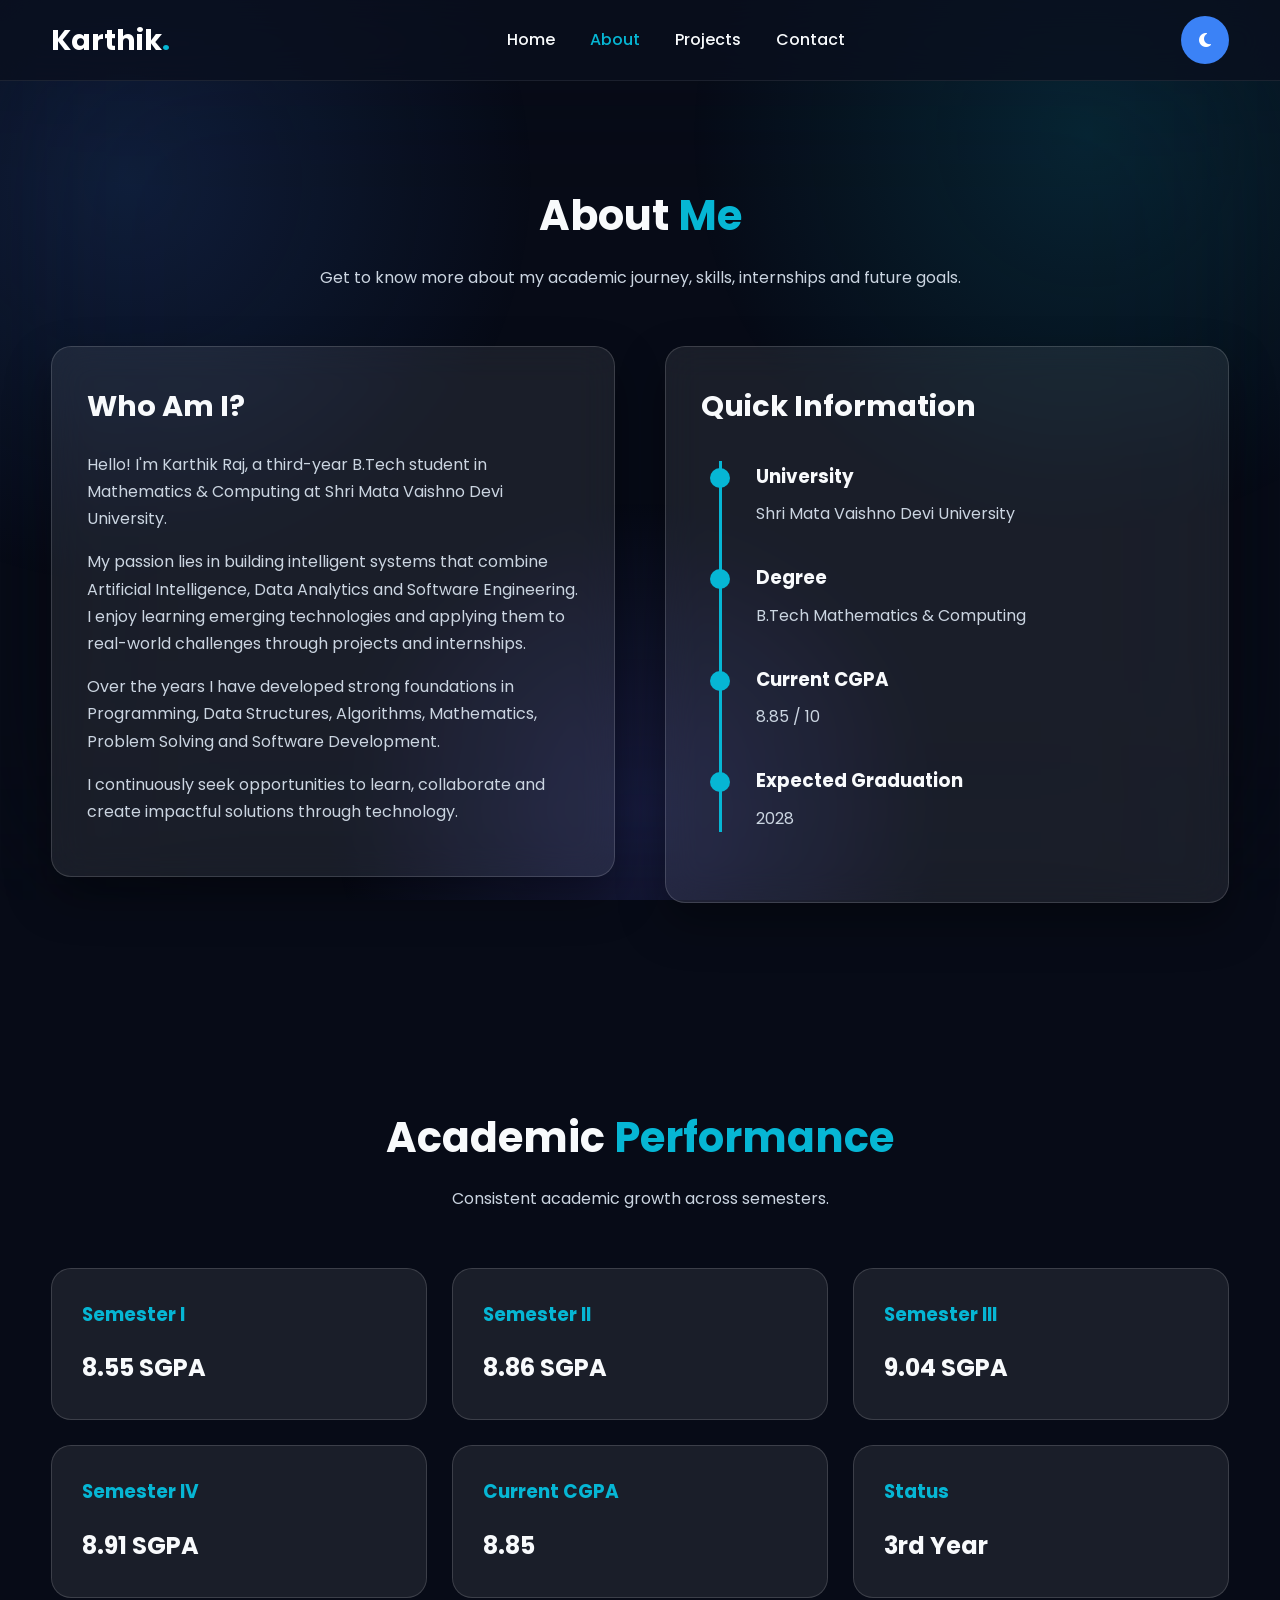
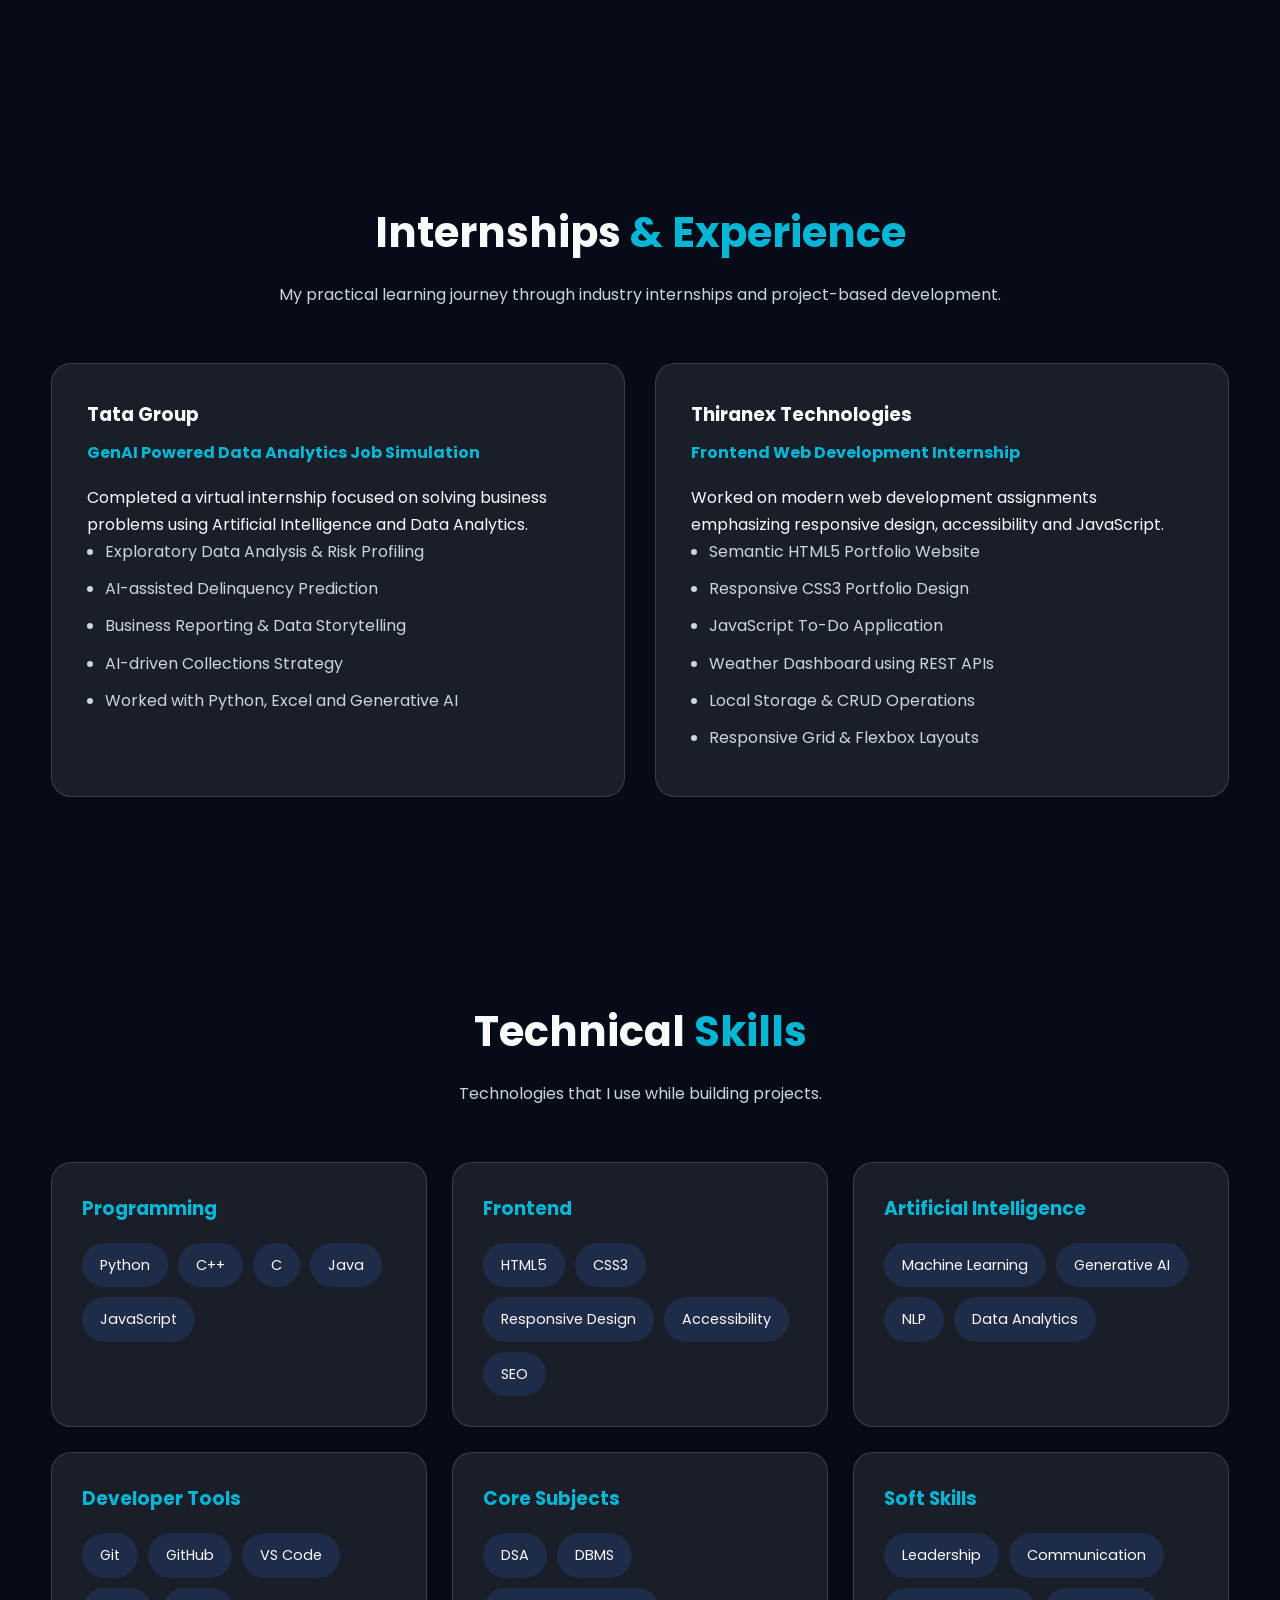
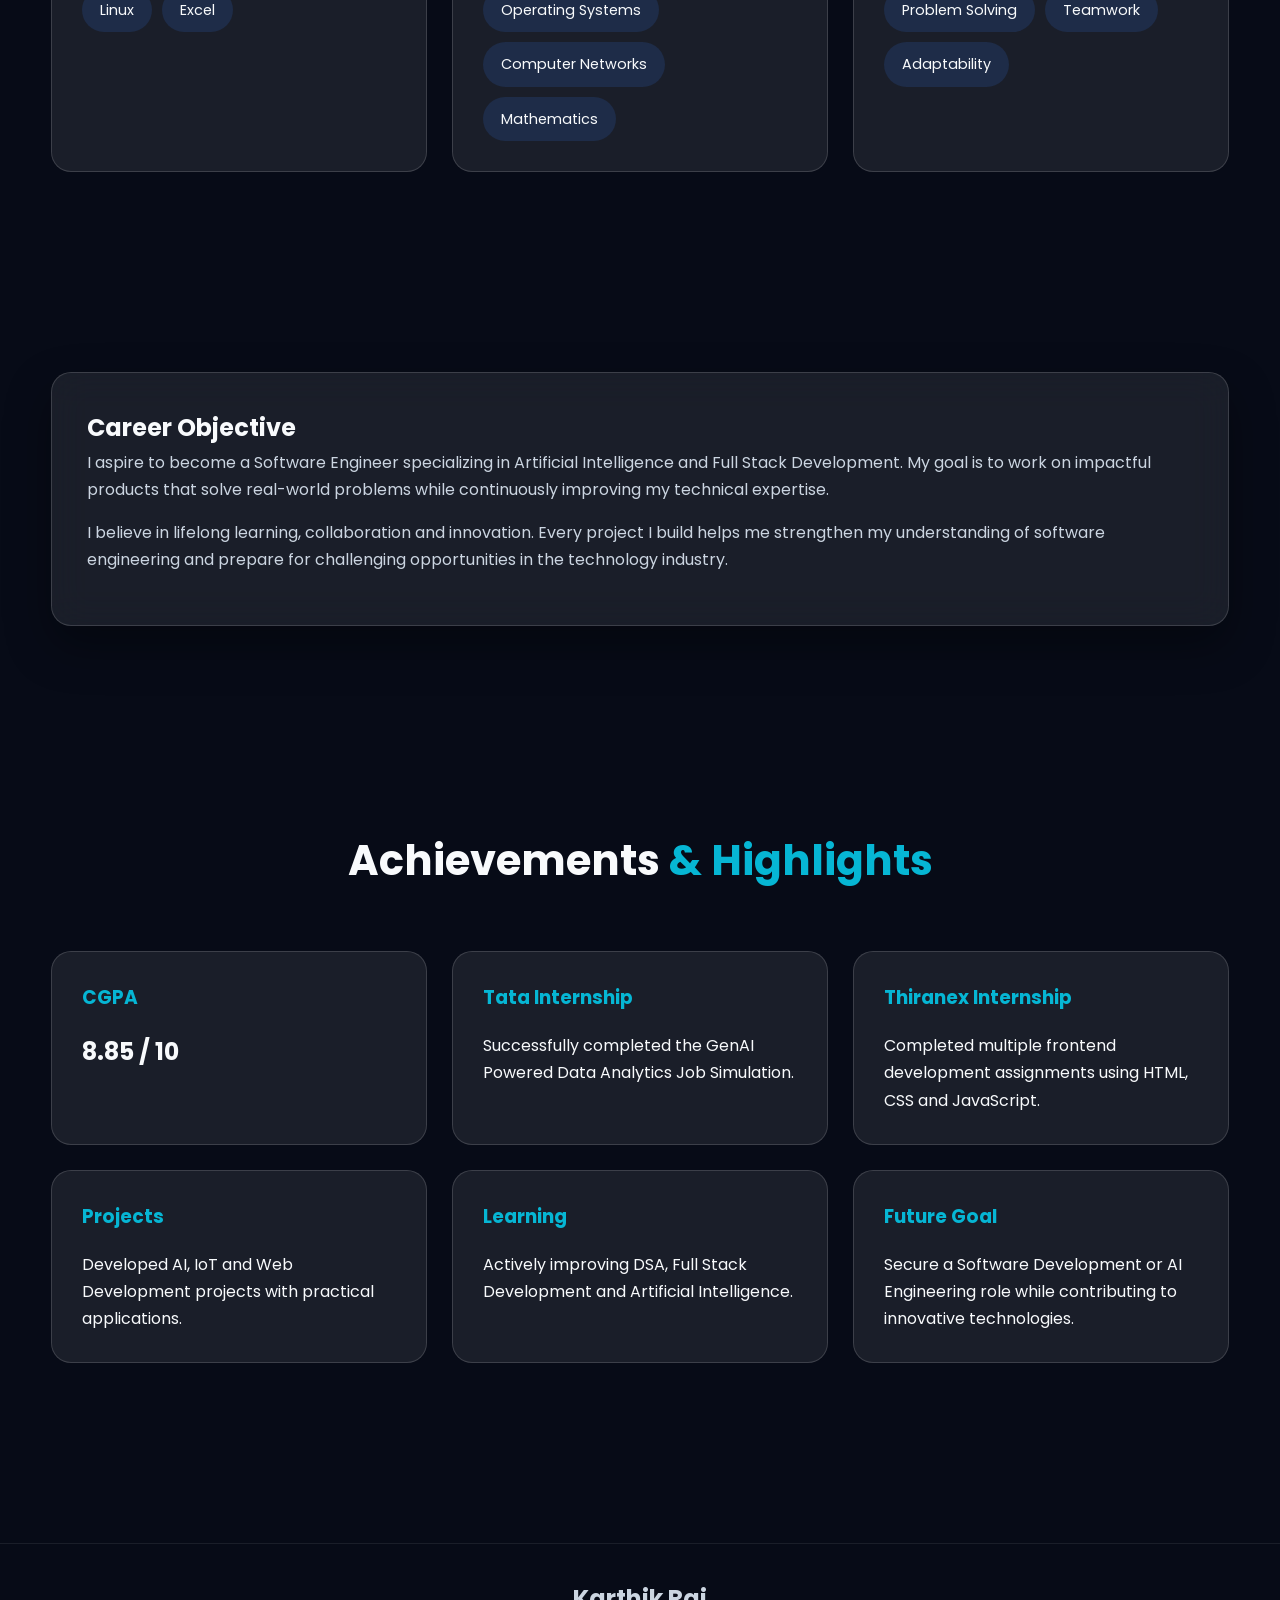
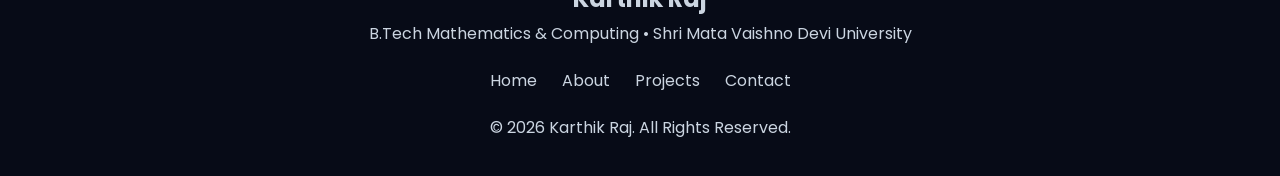
<file: about.html>
<!DOCTYPE html>
<html lang="en">

<head>

<meta charset="UTF-8">

<meta name="viewport" content="width=device-width, initial-scale=1.0">

<meta name="description"
content="About Karthik Raj - B.Tech Mathematics & Computing Student, AI Enthusiast, Software Developer and Data Analytics Learner.">

<meta name="keywords"
content="Karthik Raj, About, SMVDU, Mathematics and Computing, AI, Software Development">

<meta name="author" content="Karthik Raj">

<title>About | Karthik Raj</title>

<link rel="stylesheet" href="css/style.css">

<link rel="stylesheet"
href="https://cdnjs.cloudflare.com/ajax/libs/font-awesome/6.7.2/css/all.min.css">

</head>

<body>

<header>

<div class="container">

<nav aria-label="Primary Navigation">

<a href="index.html" class="logo">

Karthik<span>.</span>

</a>

<ul class="nav-links">

<li><a href="index.html">Home</a></li>

<li><a href="about.html" class="active">About</a></li>

<li><a href="projects.html">Projects</a></li>

<li><a href="contact.html">Contact</a></li>

</ul>

<button class="theme-btn" id="theme-toggle">

<i class="fa-solid fa-moon"></i>

</button>

</nav>

</div>

</header>

<main>

<section class="section">

<div class="container">

<div class="section-title">

<h2>About <span class="highlight">Me</span></h2>

<p>

Get to know more about my academic journey,
skills, internships and future goals.

</p>

</div>

<div class="about-grid">

<div class="about-card">

<h3>Who Am I?</h3>

<p>

Hello! I'm Karthik Raj, a third-year B.Tech student in
Mathematics & Computing at Shri Mata Vaishno Devi University.

</p>

<p>

My passion lies in building intelligent systems that combine
Artificial Intelligence, Data Analytics and Software Engineering.
I enjoy learning emerging technologies and applying them to
real-world challenges through projects and internships.

</p>

<p>

Over the years I have developed strong foundations in
Programming, Data Structures, Algorithms, Mathematics,
Problem Solving and Software Development.

</p>

<p>

I continuously seek opportunities to learn, collaborate
and create impactful solutions through technology.

</p>

</div>

<div class="about-card">

<h3>Quick Information</h3>

<div class="education-timeline">

<div class="timeline-item">

<h4>University</h4>

<p>

Shri Mata Vaishno Devi University

</p>

</div>

<div class="timeline-item">

<h4>Degree</h4>

<p>

B.Tech Mathematics & Computing

</p>

</div>

<div class="timeline-item">

<h4>Current CGPA</h4>

<p>

8.85 / 10

</p>

</div>

<div class="timeline-item">

<h4>Expected Graduation</h4>

<p>

2028

</p>

</div>

</div>

</div>

</div>

</div>

</section>

<section class="section">

<div class="container">

<div class="section-title">

<h2>Academic <span class="highlight">Performance</span></h2>

<p>

Consistent academic growth across semesters.

</p>

</div>

<div class="skills-grid">

<div class="skill-card">

<h3>Semester I</h3>

<h2>8.55 SGPA</h2>

</div>

<div class="skill-card">

<h3>Semester II</h3>

<h2>8.86 SGPA</h2>

</div>

<div class="skill-card">

<h3>Semester III</h3>

<h2>9.04 SGPA</h2>

</div>

<div class="skill-card">

<h3>Semester IV</h3>

<h2>8.91 SGPA</h2>

</div>

<div class="skill-card">

<h3>Current CGPA</h3>

<h2>8.85</h2>

</div>

<div class="skill-card">

<h3>Status</h3>

<h2>3rd Year</h2>

</div>

</div>

</div>

</section>
<section class="section">

<div class="container">

<div class="section-title">

<h2>Internships <span class="highlight">& Experience</span></h2>

<p>

My practical learning journey through industry internships and project-based development.

</p>

</div>

<div class="experience-grid">

<div class="exp-card">

<h3>Tata Group</h3>

<h4>GenAI Powered Data Analytics Job Simulation</h4>

<p>

Completed a virtual internship focused on solving business problems using
Artificial Intelligence and Data Analytics.

</p>

<ul>

<li>Exploratory Data Analysis & Risk Profiling</li>

<li>AI-assisted Delinquency Prediction</li>

<li>Business Reporting & Data Storytelling</li>

<li>AI-driven Collections Strategy</li>

<li>Worked with Python, Excel and Generative AI</li>

</ul>

</div>

<div class="exp-card">

<h3>Thiranex Technologies</h3>

<h4>Frontend Web Development Internship</h4>

<p>

Worked on modern web development assignments emphasizing responsive
design, accessibility and JavaScript.

</p>

<ul>

<li>Semantic HTML5 Portfolio Website</li>

<li>Responsive CSS3 Portfolio Design</li>

<li>JavaScript To-Do Application</li>

<li>Weather Dashboard using REST APIs</li>

<li>Local Storage & CRUD Operations</li>

<li>Responsive Grid & Flexbox Layouts</li>

</ul>

</div>

</div>

</div>

</section>

<section class="section">

<div class="container">

<div class="section-title">

<h2>Technical <span class="highlight">Skills</span></h2>

<p>

Technologies that I use while building projects.

</p>

</div>

<div class="skills-grid">

<div class="skill-card">

<h3>Programming</h3>

<div class="skill-list">

<span>Python</span>

<span>C++</span>

<span>C</span>

<span>Java</span>

<span>JavaScript</span>

</div>

</div>

<div class="skill-card">

<h3>Frontend</h3>

<div class="skill-list">

<span>HTML5</span>

<span>CSS3</span>

<span>Responsive Design</span>

<span>Accessibility</span>

<span>SEO</span>

</div>

</div>

<div class="skill-card">

<h3>Artificial Intelligence</h3>

<div class="skill-list">

<span>Machine Learning</span>

<span>Generative AI</span>

<span>NLP</span>

<span>Data Analytics</span>

</div>

</div>

<div class="skill-card">

<h3>Developer Tools</h3>

<div class="skill-list">

<span>Git</span>

<span>GitHub</span>

<span>VS Code</span>

<span>Linux</span>

<span>Excel</span>

</div>

</div>

<div class="skill-card">

<h3>Core Subjects</h3>

<div class="skill-list">

<span>DSA</span>

<span>DBMS</span>

<span>Operating Systems</span>

<span>Computer Networks</span>

<span>Mathematics</span>

</div>

</div>

<div class="skill-card">

<h3>Soft Skills</h3>

<div class="skill-list">

<span>Leadership</span>

<span>Communication</span>

<span>Problem Solving</span>

<span>Teamwork</span>

<span>Adaptability</span>

</div>

</div>

</div>

</div>

</section>

<section class="section">

<div class="container">

<div class="about-card">

<h2>Career Objective</h2>

<p>

I aspire to become a Software Engineer specializing in Artificial Intelligence
and Full Stack Development. My goal is to work on impactful products that
solve real-world problems while continuously improving my technical expertise.

</p>

<p>

I believe in lifelong learning, collaboration and innovation. Every project
I build helps me strengthen my understanding of software engineering and
prepare for challenging opportunities in the technology industry.

</p>

</div>

</div>

</section>

<section class="section">

<div class="container">

<div class="section-title">

<h2>Achievements <span class="highlight">& Highlights</span></h2>

</div>

<div class="skills-grid">

<div class="skill-card">

<h3>CGPA</h3>

<h2>8.85 / 10</h2>

</div>

<div class="skill-card">

<h3>Tata Internship</h3>

<p>

Successfully completed the GenAI Powered Data Analytics Job Simulation.

</p>

</div>

<div class="skill-card">

<h3>Thiranex Internship</h3>

<p>

Completed multiple frontend development assignments using HTML, CSS and JavaScript.

</p>

</div>

<div class="skill-card">

<h3>Projects</h3>

<p>

Developed AI, IoT and Web Development projects with practical applications.

</p>

</div>

<div class="skill-card">

<h3>Learning</h3>

<p>

Actively improving DSA, Full Stack Development and Artificial Intelligence.

</p>

</div>

<div class="skill-card">

<h3>Future Goal</h3>

<p>

Secure a Software Development or AI Engineering role while contributing to innovative technologies.

</p>

</div>

</div>

</div>

</section>

</main>

<footer class="footer">

<div class="container">

<h2>Karthik Raj</h2>

<p>

B.Tech Mathematics & Computing • Shri Mata Vaishno Devi University

</p>

<div class="footer-links">

<a href="index.html">Home</a>

<a href="about.html">About</a>

<a href="projects.html">Projects</a>

<a href="contact.html">Contact</a>

</div>

<p>

© 2026 Karthik Raj. All Rights Reserved.

</p>

</div>

</footer>

<script src="js/script.js"></script>

</body>

</html>
</file>
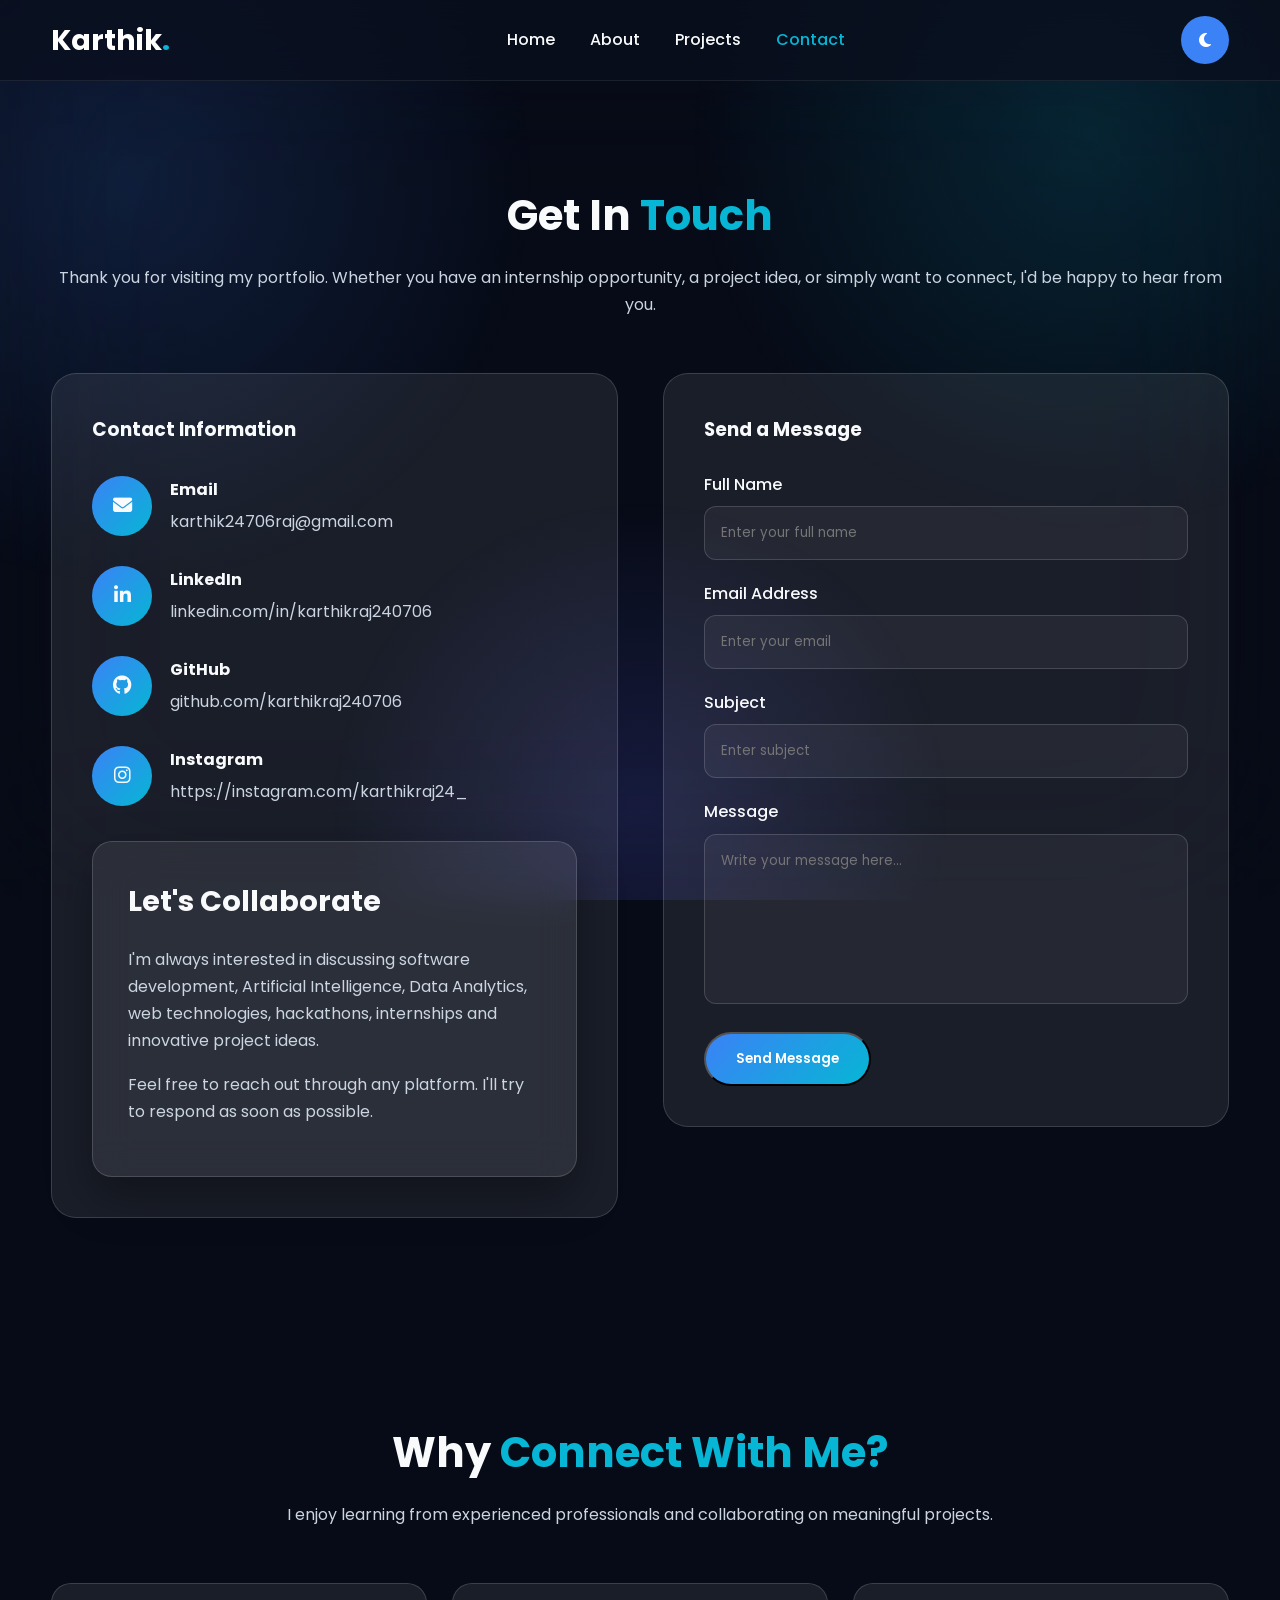
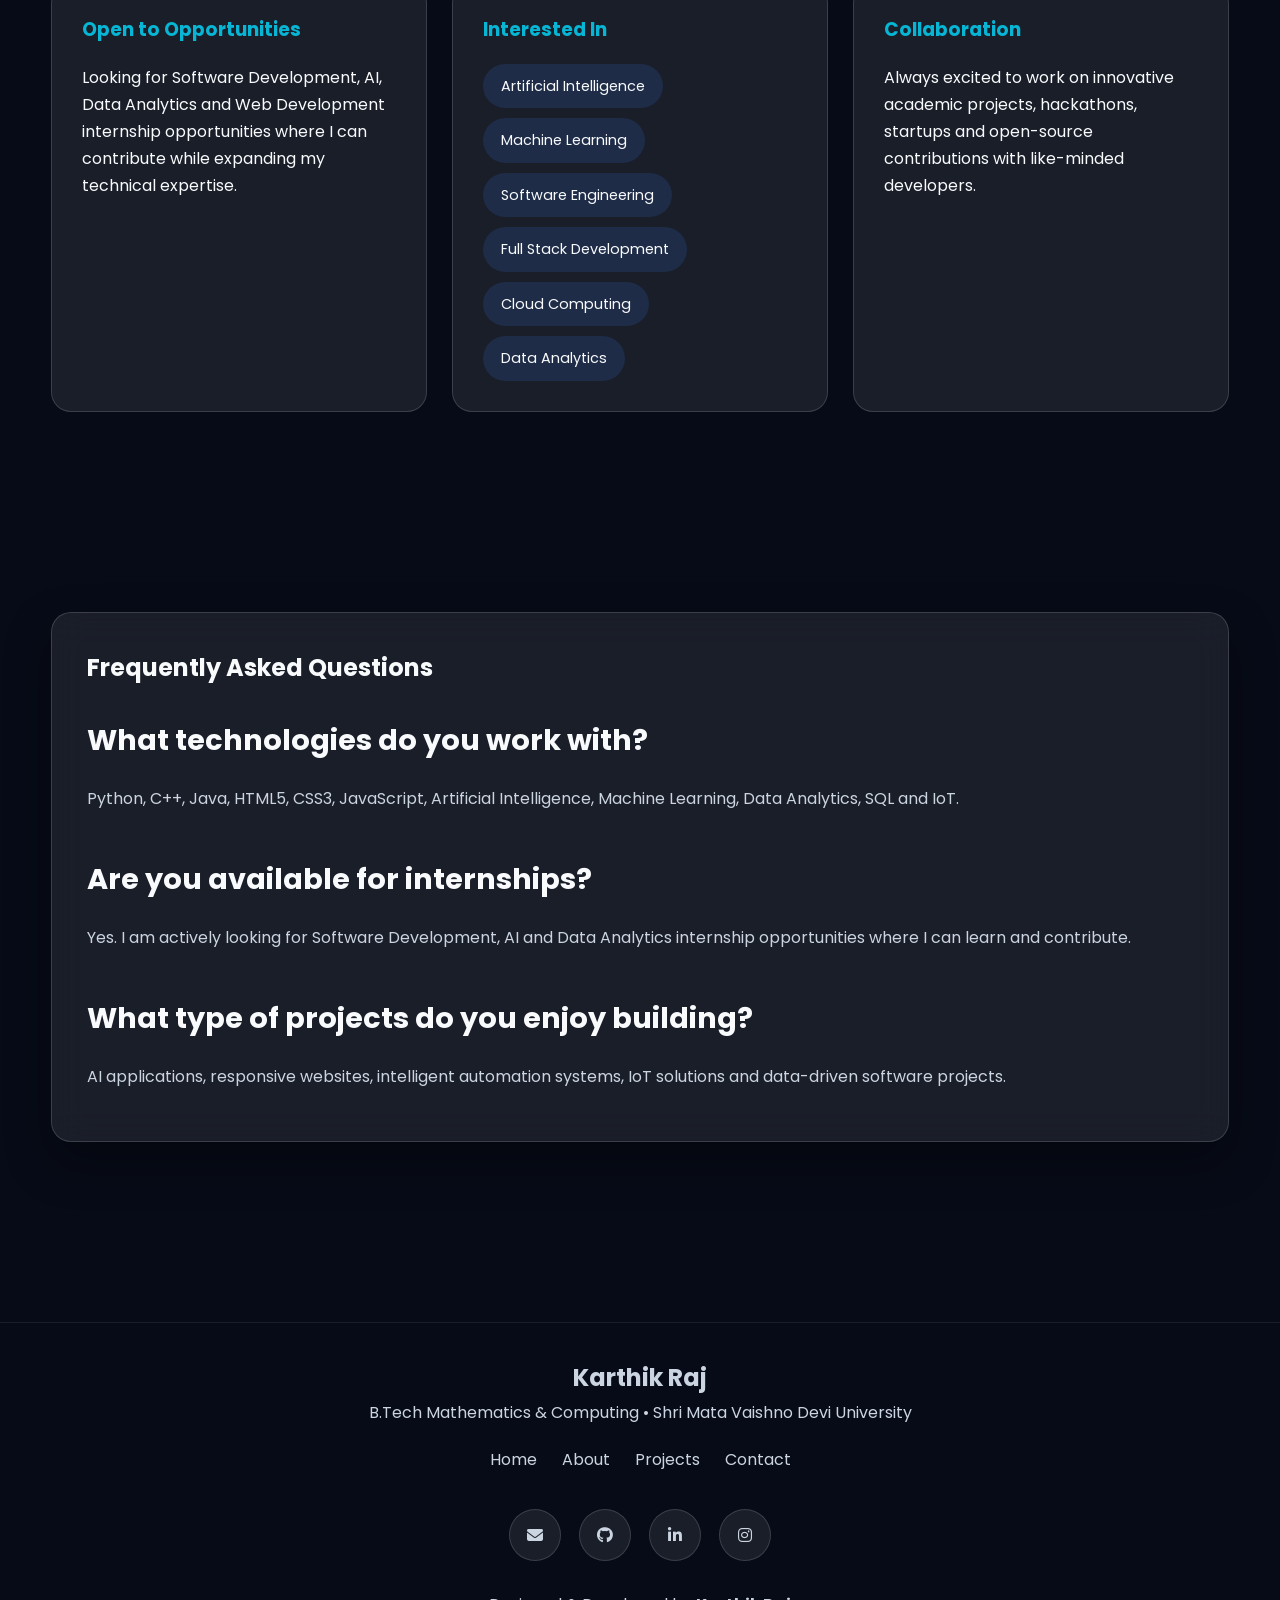
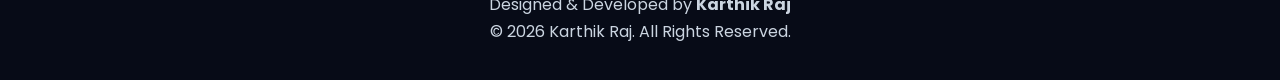
<file: contact.html>
<!DOCTYPE html>
<html lang="en">

<head>

<meta charset="UTF-8">

<meta name="viewport" content="width=device-width, initial-scale=1.0">

<meta name="description"
content="Contact Karthik Raj for internships, collaborations and software development opportunities.">

<meta name="keywords"
content="Karthik Raj Contact, Portfolio, LinkedIn, GitHub, Email">

<meta name="author"
content="Karthik Raj">

<title>Contact | Karthik Raj</title>

<link rel="stylesheet" href="css/style.css">

<link rel="stylesheet"
href="https://cdnjs.cloudflare.com/ajax/libs/font-awesome/6.7.2/css/all.min.css">

</head>

<body>

<header>

<div class="container">

<nav aria-label="Primary Navigation">

<a href="index.html" class="logo">

Karthik<span>.</span>

</a>

<ul class="nav-links">

<li><a href="index.html">Home</a></li>

<li><a href="about.html">About</a></li>

<li><a href="projects.html">Projects</a></li>

<li><a href="contact.html" class="active">Contact</a></li>

</ul>

<button class="theme-btn" id="theme-toggle" aria-label="Toggle Theme">

<i class="fa-solid fa-moon"></i>

</button>

</nav>

</div>

</header>

<main>

<section class="section">

<div class="container">

<div class="section-title">

<h2>Get In <span class="highlight">Touch</span></h2>

<p>

Thank you for visiting my portfolio. Whether you have an internship opportunity,
a project idea, or simply want to connect, I'd be happy to hear from you.

</p>

</div>

<div class="contact-wrapper">

<div class="contact-info">

<h3 style="margin-bottom:30px;">Contact Information</h3>

<div class="contact-item">

<div class="contact-icon">

<i class="fa-solid fa-envelope"></i>

</div>

<div>

<h4>Email</h4>

<a href="mailto:karthik24706raj@gmail.com">

karthik24706raj@gmail.com

</a>

</div>

</div>

<div class="contact-item">

<div class="contact-icon">

<i class="fa-brands fa-linkedin-in"></i>

</div>

<div>

<h4>LinkedIn</h4>

<a href="https://www.linkedin.com/in/karthikraj240706/" target="_blank">

linkedin.com/in/karthikraj240706

</a>

</div>

</div>

<div class="contact-item">

<div class="contact-icon">

<i class="fa-brands fa-github"></i>

</div>

<div>

<h4>GitHub</h4>

<a href="https://github.com/karthikraj240706" target="_blank">

github.com/karthikraj240706

</a>

</div>

</div>

<div class="contact-item">

<div class="contact-icon">

<i class="fa-brands fa-instagram"></i>

</div>

<div>

<h4>Instagram</h4>

<a href="https://instagram.com/karthikraj24_" target="_blank">

https://instagram.com/karthikraj24_

</a>

</div>

</div>

<div class="about-card" style="margin-top:35px;">

<h3>Let's Collaborate</h3>

<p>

I'm always interested in discussing software development,
Artificial Intelligence, Data Analytics, web technologies,
hackathons, internships and innovative project ideas.

</p>

<p>

Feel free to reach out through any platform. I'll try to
respond as soon as possible.

</p>

</div>

</div>

<div class="contact-form">

<h3 style="margin-bottom:25px;">

Send a Message

</h3>

<form>

<div class="form-group">

<label for="name">

Full Name

</label>

<input
type="text"
id="name"
name="name"
placeholder="Enter your full name"
required
aria-label="Full Name">

</div>

<div class="form-group">

<label for="email">

Email Address

</label>

<input
type="email"
id="email"
name="email"
placeholder="Enter your email"
required
aria-label="Email Address">

</div>

<div class="form-group">

<label for="subject">

Subject

</label>

<input
type="text"
id="subject"
name="subject"
placeholder="Enter subject"
required
aria-label="Subject">

</div>

<div class="form-group">

<label for="message">

Message

</label>

<textarea
id="message"
name="message"
placeholder="Write your message here..."
required
aria-label="Message"></textarea>

</div>

<button
type="submit"
class="btn primary-btn">

Send Message

</button>

</form>

</div>

</div>

</div>

</section>
<section class="section">

<div class="container">

<div class="section-title">

<h2>Why <span class="highlight">Connect With Me?</span></h2>

<p>

I enjoy learning from experienced professionals and collaborating on meaningful projects.

</p>

</div>

<div class="skills-grid">

<div class="skill-card">

<h3>Open to Opportunities</h3>

<p>

Looking for Software Development, AI, Data Analytics and Web Development internship opportunities where I can contribute while expanding my technical expertise.

</p>

</div>

<div class="skill-card">

<h3>Interested In</h3>

<div class="skill-list">

<span>Artificial Intelligence</span>

<span>Machine Learning</span>

<span>Software Engineering</span>

<span>Full Stack Development</span>

<span>Cloud Computing</span>

<span>Data Analytics</span>

</div>

</div>

<div class="skill-card">

<h3>Collaboration</h3>

<p>

Always excited to work on innovative academic projects, hackathons, startups and open-source contributions with like-minded developers.

</p>

</div>

</div>

</div>

</section>

<section class="section">

<div class="container">

<div class="about-card">

<h2>Frequently Asked Questions</h2>

<br>

<h3>What technologies do you work with?</h3>

<p>

Python, C++, Java, HTML5, CSS3, JavaScript, Artificial Intelligence, Machine Learning, Data Analytics, SQL and IoT.

</p>

<br>

<h3>Are you available for internships?</h3>

<p>

Yes. I am actively looking for Software Development, AI and Data Analytics internship opportunities where I can learn and contribute.

</p>

<br>

<h3>What type of projects do you enjoy building?</h3>

<p>

AI applications, responsive websites, intelligent automation systems, IoT solutions and data-driven software projects.

</p>

</div>

</div>

</section>

</main>

<footer class="footer">

<div class="container">

<h2>Karthik Raj</h2>

<p>

B.Tech Mathematics & Computing • Shri Mata Vaishno Devi University

</p>

<div class="footer-links">

<a href="index.html">Home</a>

<a href="about.html">About</a>

<a href="projects.html">Projects</a>

<a href="contact.html">Contact</a>

</div>

<div class="social-icons" style="justify-content:center;">

<a href="mailto:karthik24706raj@gmail.com" aria-label="Email">

<i class="fa-solid fa-envelope"></i>

</a>

<a href="https://github.com/karthikraj240706" target="_blank" aria-label="GitHub">

<i class="fa-brands fa-github"></i>

</a>

<a href="https://www.linkedin.com/in/karthikraj240706/" target="_blank" aria-label="LinkedIn">

<i class="fa-brands fa-linkedin-in"></i>

</a>

<a href="#" target="_blank" aria-label="Instagram">

<i class="fa-brands fa-instagram"></i>

</a>

</div>

<p style="margin-top:30px;">

Designed & Developed by <strong>Karthik Raj</strong>

</p>

<p>

© 2026 Karthik Raj. All Rights Reserved.

</p>

</div>

</footer>

<script src="js/script.js"></script>

</body>

</html>
</file>
<file: css/style.css>
@import url('https://fonts.googleapis.com/css2?family=Poppins:wght@300;400;500;600;700;800&display=swap');

:root{
    --bg:#070b17;
    --bg2:#0f172a;
    --card:rgba(255,255,255,.08);
    --card-border:rgba(255,255,255,.15);
    --primary:#3b82f6;
    --secondary:#06b6d4;
    --text:#f8fafc;
    --text-light:#cbd5e1;
    --white:#ffffff;
    --shadow:0 20px 45px rgba(0,0,0,.35);
    --radius:20px;
    --transition:.35s ease;
}

[data-theme="light"]{
    --bg:#f4f7fb;
    --bg2:#ffffff;
    --card:#ffffff;
    --card-border:#e5e7eb;
    --primary:#2563eb;
    --secondary:#0891b2;
    --text:#111827;
    --text-light:#4b5563;
    --shadow:0 15px 35px rgba(0,0,0,.12);
}

*{
    margin:0;
    padding:0;
    box-sizing:border-box;
}

html{
    scroll-behavior:smooth;
}

body{
    font-family:'Poppins',sans-serif;
    background:var(--bg);
    color:var(--text);
    overflow-x:hidden;
    line-height:1.7;
}

body::before{
    content:"";
    position:fixed;
    inset:0;
    background:
    radial-gradient(circle at 10% 20%,rgba(59,130,246,.16),transparent 30%),
    radial-gradient(circle at 85% 15%,rgba(6,182,212,.15),transparent 30%),
    radial-gradient(circle at 50% 90%,rgba(99,102,241,.18),transparent 30%);
    z-index:-2;
}

body::after{
    content:"";
    position:fixed;
    inset:0;
    backdrop-filter:blur(100px);
    z-index:-3;
}

img{
    width:100%;
    display:block;
}

a{
    text-decoration:none;
    color:inherit;
}

ul{
    list-style:none;
}

button,
input,
textarea{
    font-family:inherit;
}

.container{
    width:min(1180px,92%);
    margin:auto;
}

.section{
    padding:100px 0;
}

.section-title{
    text-align:center;
    margin-bottom:55px;
}

.section-title h2{
    font-size:2.6rem;
    font-weight:700;
}

.section-title p{
    color:var(--text-light);
    margin-top:12px;
}

.highlight{
    color:var(--secondary);
}

header{
    position:sticky;
    top:0;
    z-index:1000;
    backdrop-filter:blur(18px);
    background:rgba(10,15,30,.75);
    border-bottom:1px solid rgba(255,255,255,.08);
}

nav{
    height:80px;
    display:flex;
    justify-content:space-between;
    align-items:center;
}

.logo{
    font-size:1.8rem;
    font-weight:700;
    color:var(--white);
}

.logo span{
    color:var(--secondary);
}

.nav-links{
    display:flex;
    align-items:center;
    gap:35px;
}

.nav-links a{
    position:relative;
    font-weight:500;
    transition:var(--transition);
}

.nav-links a:hover,
.nav-links a.active{
    color:var(--secondary);
}

.nav-links a::after{
    content:"";
    position:absolute;
    left:0;
    bottom:-8px;
    width:0;
    height:2px;
    background:var(--secondary);
    transition:.3s;
}

.nav-links a:hover::after{
    width:100%;
}

.theme-btn{
    width:48px;
    height:48px;
    border-radius:50%;
    border:none;
    cursor:pointer;
    background:var(--primary);
    color:#fff;
    font-size:1rem;
    transition:var(--transition);
}

.theme-btn:hover{
    transform:rotate(180deg);
}

.hero{
    min-height:100vh;
    display:grid;
    grid-template-columns:1.2fr .8fr;
    gap:70px;
    align-items:center;
}

.hero-content h3{
    color:var(--secondary);
    font-size:1.2rem;
    margin-bottom:12px;
}

.hero-content h1{
    font-size:4rem;
    line-height:1.15;
    margin-bottom:20px;
}

.hero-content h2{
    font-size:1.6rem;
    color:var(--text-light);
    margin-bottom:25px;
}

.hero-content p{
    color:var(--text-light);
    max-width:650px;
    margin-bottom:35px;
}

.hero-buttons{
    display:flex;
    gap:18px;
    flex-wrap:wrap;
    margin-bottom:45px;
}

.btn{
    display:inline-flex;
    align-items:center;
    justify-content:center;
    gap:10px;
    padding:15px 30px;
    border-radius:50px;
    font-weight:600;
    transition:var(--transition);
}

.primary-btn{
    background:linear-gradient(135deg,var(--primary),var(--secondary));
    color:#fff;
}

.primary-btn:hover{
    transform:translateY(-5px);
    box-shadow:0 20px 40px rgba(59,130,246,.35);
}

.secondary-btn{
    border:2px solid var(--secondary);
}

.secondary-btn:hover{
    background:var(--secondary);
    color:#fff;
}

.hero-stats{
    display:grid;
    grid-template-columns:repeat(4,1fr);
    gap:18px;
}

.stat-card{
    background:var(--card);
    border:1px solid var(--card-border);
    backdrop-filter:blur(18px);
    border-radius:18px;
    padding:22px;
    text-align:center;
    transition:var(--transition);
}

.stat-card:hover{
    transform:translateY(-8px);
}

.stat-card h3{
    font-size:1.8rem;
    color:var(--secondary);
}

.stat-card span{
    color:var(--text-light);
    font-size:.92rem;
}

.hero-image{
    display:flex;
    justify-content:center;
    align-items:center;
}

.profile-frame{
    width:420px;
    height:420px;
    border-radius:50%;
    padding:12px;
    background:linear-gradient(135deg,#ffffff,#dbeafe,#93c5fd);
    animation:floatImage 5s ease-in-out infinite;
    box-shadow:0 25px 60px rgba(0,0,0,.4);
}

.profile-frame img{
    width:100%;
    height:100%;
    border-radius:50%;
    object-fit:cover;
    border:8px solid #fff;
}

@keyframes floatImage{

    0%{
        transform:translateY(0px);
    }

    50%{
        transform:translateY(-18px);
    }

    100%{
        transform:translateY(0px);
    }

}

.social-icons{
    display:flex;
    gap:18px;
    margin-top:35px;
}

.social-icons a{
    width:52px;
    height:52px;
    border-radius:50%;
    display:flex;
    align-items:center;
    justify-content:center;
    background:var(--card);
    border:1px solid var(--card-border);
    transition:var(--transition);
}

.social-icons a:hover{
    background:var(--secondary);
    transform:translateY(-8px);
}
.about-grid{
    display:grid;
    grid-template-columns:1fr 1fr;
    gap:50px;
    align-items:start;
}

.about-card{
    background:var(--card);
    border:1px solid var(--card-border);
    backdrop-filter:blur(18px);
    border-radius:var(--radius);
    padding:35px;
    box-shadow:var(--shadow);
}

.about-card h3{
    font-size:1.8rem;
    margin-bottom:20px;
}

.about-card p{
    color:var(--text-light);
    margin-bottom:16px;
}

.education-timeline{
    position:relative;
    margin-top:30px;
}

.education-timeline::before{
    content:"";
    position:absolute;
    left:18px;
    top:0;
    width:3px;
    height:100%;
    background:var(--secondary);
}

.timeline-item{
    position:relative;
    padding-left:55px;
    margin-bottom:35px;
}

.timeline-item::before{
    content:"";
    position:absolute;
    left:9px;
    top:7px;
    width:20px;
    height:20px;
    border-radius:50%;
    background:var(--secondary);
}

.timeline-item h4{
    font-size:1.15rem;
    margin-bottom:6px;
}

.timeline-item span{
    color:var(--secondary);
    font-weight:600;
}

.timeline-item p{
    color:var(--text-light);
    margin-top:8px;
}

.skills-grid{
    display:grid;
    grid-template-columns:repeat(3,1fr);
    gap:25px;
    margin-top:40px;
}

.skill-card{
    background:var(--card);
    border:1px solid var(--card-border);
    border-radius:20px;
    padding:30px;
    transition:var(--transition);
}

.skill-card:hover{
    transform:translateY(-10px);
}

.skill-card h3{
    margin-bottom:18px;
    color:var(--secondary);
}

.skill-list{
    display:flex;
    flex-wrap:wrap;
    gap:10px;
}

.skill-list span{
    background:rgba(59,130,246,.15);
    padding:10px 18px;
    border-radius:40px;
    font-size:.9rem;
}

.experience-grid{
    display:grid;
    grid-template-columns:repeat(2,1fr);
    gap:30px;
    margin-top:50px;
}

.exp-card{
    background:var(--card);
    border-radius:20px;
    padding:35px;
    border:1px solid var(--card-border);
    transition:var(--transition);
}

.exp-card:hover{
    transform:translateY(-10px);
}

.exp-card h3{
    margin-bottom:8px;
}

.exp-card h4{
    color:var(--secondary);
    margin-bottom:18px;
}

.exp-card ul{
    padding-left:18px;
}

.exp-card ul li{
    list-style:disc;
    color:var(--text-light);
    margin-bottom:10px;
}

.projects-grid{
    display:grid;
    grid-template-columns:repeat(auto-fit,minmax(330px,1fr));
    gap:35px;
    margin-top:60px;
}

.project-card{
    background:var(--card);
    border:1px solid var(--card-border);
    border-radius:24px;
    overflow:hidden;
    transition:var(--transition);
}

.project-card:hover{
    transform:translateY(-12px);
    box-shadow:var(--shadow);
}

.project-content{
    padding:30px;
}

.project-content h3{
    margin-bottom:15px;
}

.project-content p{
    color:var(--text-light);
    margin-bottom:20px;
}

.tech-stack{
    display:flex;
    flex-wrap:wrap;
    gap:10px;
}

.tech-stack span{
    padding:8px 15px;
    background:rgba(6,182,212,.15);
    border-radius:30px;
    font-size:.85rem;
}

.contact-wrapper{
    display:grid;
    grid-template-columns:1fr 1fr;
    gap:45px;
    align-items:start;
}

.contact-info{
    background:var(--card);
    border:1px solid var(--card-border);
    border-radius:25px;
    padding:40px;
}

.contact-item{
    display:flex;
    align-items:center;
    gap:18px;
    margin-bottom:30px;
}

.contact-icon{
    width:60px;
    height:60px;
    border-radius:50%;
    background:linear-gradient(135deg,var(--primary),var(--secondary));
    display:flex;
    align-items:center;
    justify-content:center;
    font-size:1.2rem;
}

.contact-item h4{
    margin-bottom:5px;
}

.contact-item p,
.contact-item a{
    color:var(--text-light);
}

.contact-form{
    background:var(--card);
    border:1px solid var(--card-border);
    border-radius:25px;
    padding:40px;
}

.form-group{
    margin-bottom:20px;
}

.form-group label{
    display:block;
    margin-bottom:8px;
    font-weight:500;
}

.form-group input,
.form-group textarea{
    width:100%;
    padding:16px;
    border-radius:12px;
    border:1px solid var(--card-border);
    background:rgba(255,255,255,.05);
    color:var(--text);
    outline:none;
}

.form-group textarea{
    resize:none;
    min-height:170px;
}

.form-group input:focus,
.form-group textarea:focus{
    border-color:var(--secondary);
}

.footer{
    padding:35px 0;
    text-align:center;
    border-top:1px solid rgba(255,255,255,.08);
    color:var(--text-light);
    margin-top:80px;
}

.footer-links{
    display:flex;
    justify-content:center;
    gap:25px;
    margin:20px 0;
}

.footer-links a:hover{
    color:var(--secondary);
}

@media(max-width:1100px){

.hero{
grid-template-columns:1fr;
text-align:center;
}

.hero-content{
order:2;
}

.hero-image{
order:1;
}

.hero-buttons,
.social-icons{
justify-content:center;
}

.about-grid,
.contact-wrapper,
.experience-grid{
grid-template-columns:1fr;
}

.skills-grid{
grid-template-columns:repeat(2,1fr);
}

.hero-stats{
grid-template-columns:repeat(2,1fr);
}

}

@media(max-width:768px){

.section{
padding:80px 0;
}

.hero-content h1{
font-size:2.7rem;
}

.hero-content h2{
font-size:1.2rem;
}

.profile-frame{
width:360px;
height:360px;
background:...
...
}

.nav-links{
display:flex;
gap:15px;
flex-wrap:wrap;
justify-content:center;
}

.skills-grid{
grid-template-columns:1fr;
}

.hero-stats{
grid-template-columns:1fr;
}

.projects-grid{
grid-template-columns:1fr;
}

.section-title h2{
font-size:2rem;
}

}

@media(max-width:500px){

.container{
width:94%;
}

.btn{
width:100%;
}

.hero-buttons{
flex-direction:column;
}

.profile-frame{
width:250px;
height:250px;
}

.about-card,
.exp-card,
.project-card,
.contact-info,
.contact-form{
padding:25px;
}

}
</file>
